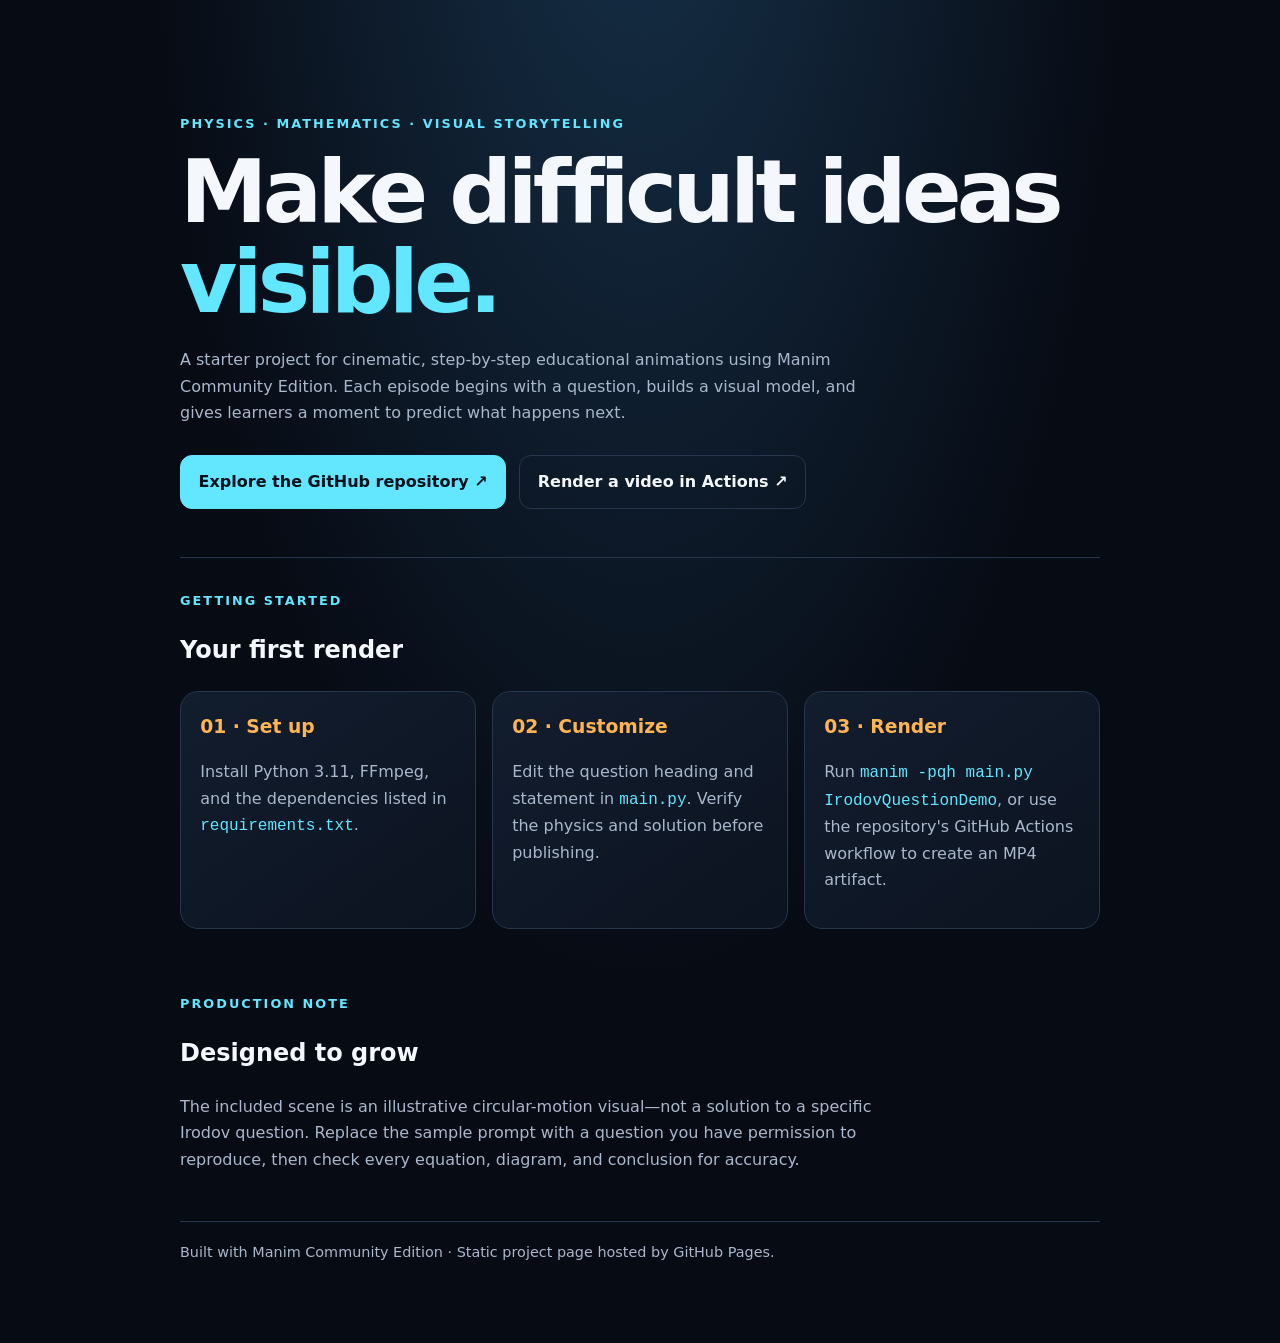
<file: docs/index.html>
<!doctype html>
<html lang="en">
<head>
  <meta charset="utf-8">
  <meta name="viewport" content="width=device-width, initial-scale=1">
  <meta name="theme-color" content="#070b14">
  <meta name="description" content="A Manim-powered visual learning project for physics and mathematics.">
  <link rel="icon" type="image/svg+xml" href="./favicon.svg">
  <title>Manim Animation Project</title>
  <style>
    :root{color-scheme:dark;--bg:#070b14;--panel:#101827;--line:#26364c;--cyan:#63e6ff;--amber:#ffb454;--text:#f4f7fb;--muted:#a9b8cc}
    *{box-sizing:border-box}body{margin:0;background:radial-gradient(ellipse at 50% -20%,#17324b 0,transparent 55%),var(--bg);color:var(--text);font:16px/1.65 system-ui,-apple-system,Segoe UI,sans-serif}
    main{width:min(920px,92vw);margin:0 auto;padding:9vh 0 5rem}.eyebrow{color:var(--cyan);font-weight:700;letter-spacing:.16em;text-transform:uppercase;font-size:.8rem}.hero{padding:2rem 0 3rem;border-bottom:1px solid var(--line)}h1{font-size:clamp(2.6rem,7vw,5.5rem);line-height:1.02;letter-spacing:-.055em;margin:.8rem 0 1.3rem}h1 span{color:var(--cyan)}p{color:var(--muted);max-width:68ch}.actions{display:flex;flex-wrap:wrap;gap:.8rem;margin-top:1.8rem}.button{display:inline-block;padding:.8rem 1.1rem;border-radius:12px;border:1px solid var(--line);text-decoration:none;color:var(--text);font-weight:650}.primary{background:var(--cyan);color:#06111b;border-color:var(--cyan)}section{padding:2rem 0}.grid{display:grid;grid-template-columns:repeat(auto-fit,minmax(220px,1fr));gap:1rem}.card{background:linear-gradient(145deg,#121d2e,#0c1320);border:1px solid var(--line);border-radius:18px;padding:1.2rem}.card h3{margin:.1rem 0 .5rem;color:var(--amber)}code{color:var(--cyan);overflow-wrap:anywhere}footer{border-top:1px solid var(--line);padding-top:1.2rem;color:var(--muted);font-size:.9rem}
  </style>
</head>
<body><main>
  <header class="hero">
    <div class="eyebrow">Physics · Mathematics · Visual storytelling</div>
    <h1>Make difficult ideas <span>visible.</span></h1>
    <p>A starter project for cinematic, step-by-step educational animations using Manim Community Edition. Each episode begins with a question, builds a visual model, and gives learners a moment to predict what happens next.</p>
    <div class="actions"><a class="button primary" href="https://github.com/awargis/Manim_Animation_project">Explore the GitHub repository ↗</a><a class="button" href="https://github.com/awargis/Manim_Animation_project/actions">Render a video in Actions ↗</a></div>
  </header>
  <section><div class="eyebrow">Getting started</div><h2>Your first render</h2><div class="grid">
    <article class="card"><h3>01 · Set up</h3><p>Install Python 3.11, FFmpeg, and the dependencies listed in <code>requirements.txt</code>.</p></article>
    <article class="card"><h3>02 · Customize</h3><p>Edit the question heading and statement in <code>main.py</code>. Verify the physics and solution before publishing.</p></article>
    <article class="card"><h3>03 · Render</h3><p>Run <code>manim -pqh main.py IrodovQuestionDemo</code>, or use the repository's GitHub Actions workflow to create an MP4 artifact.</p></article>
  </div></section>
  <section><div class="eyebrow">Production note</div><h2>Designed to grow</h2><p>The included scene is an illustrative circular-motion visual—not a solution to a specific Irodov question. Replace the sample prompt with a question you have permission to reproduce, then check every equation, diagram, and conclusion for accuracy.</p></section>
  <footer>Built with Manim Community Edition · Static project page hosted by GitHub Pages.</footer>
</main></body></html>
</file>
